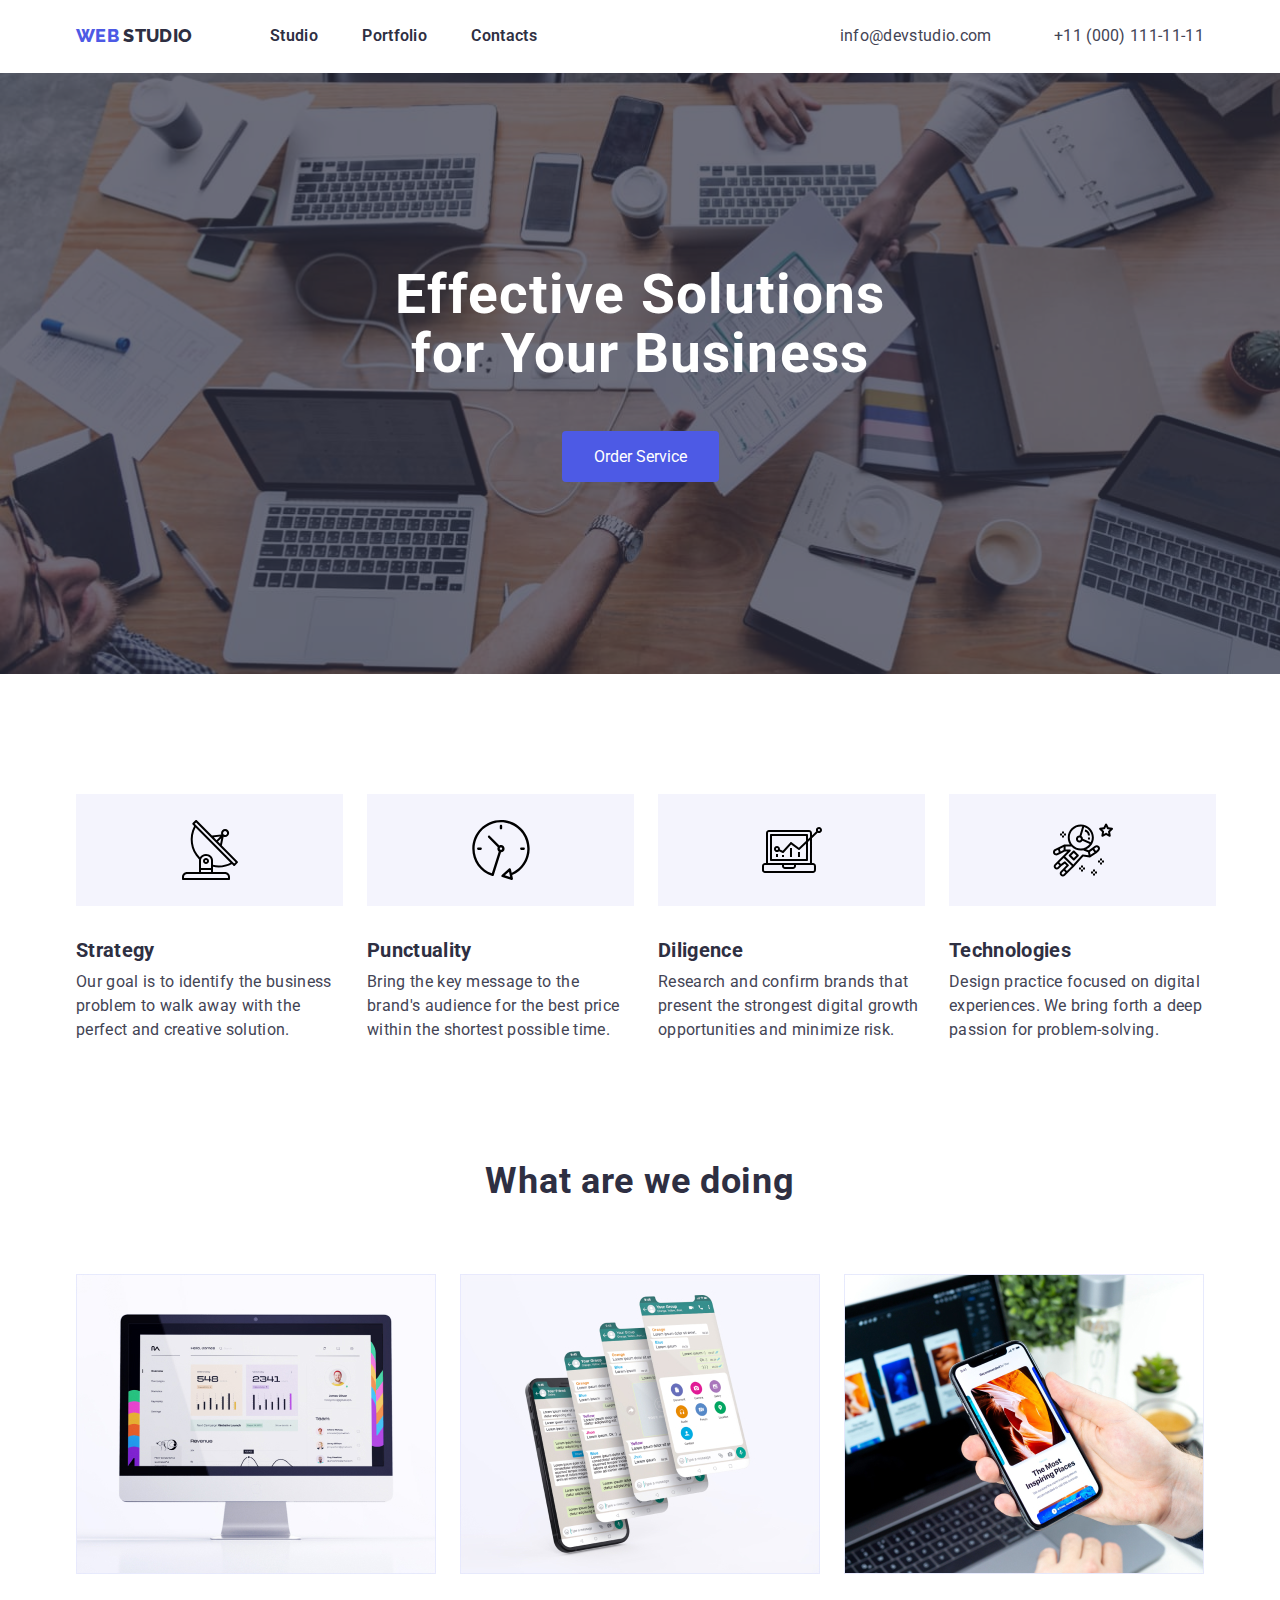
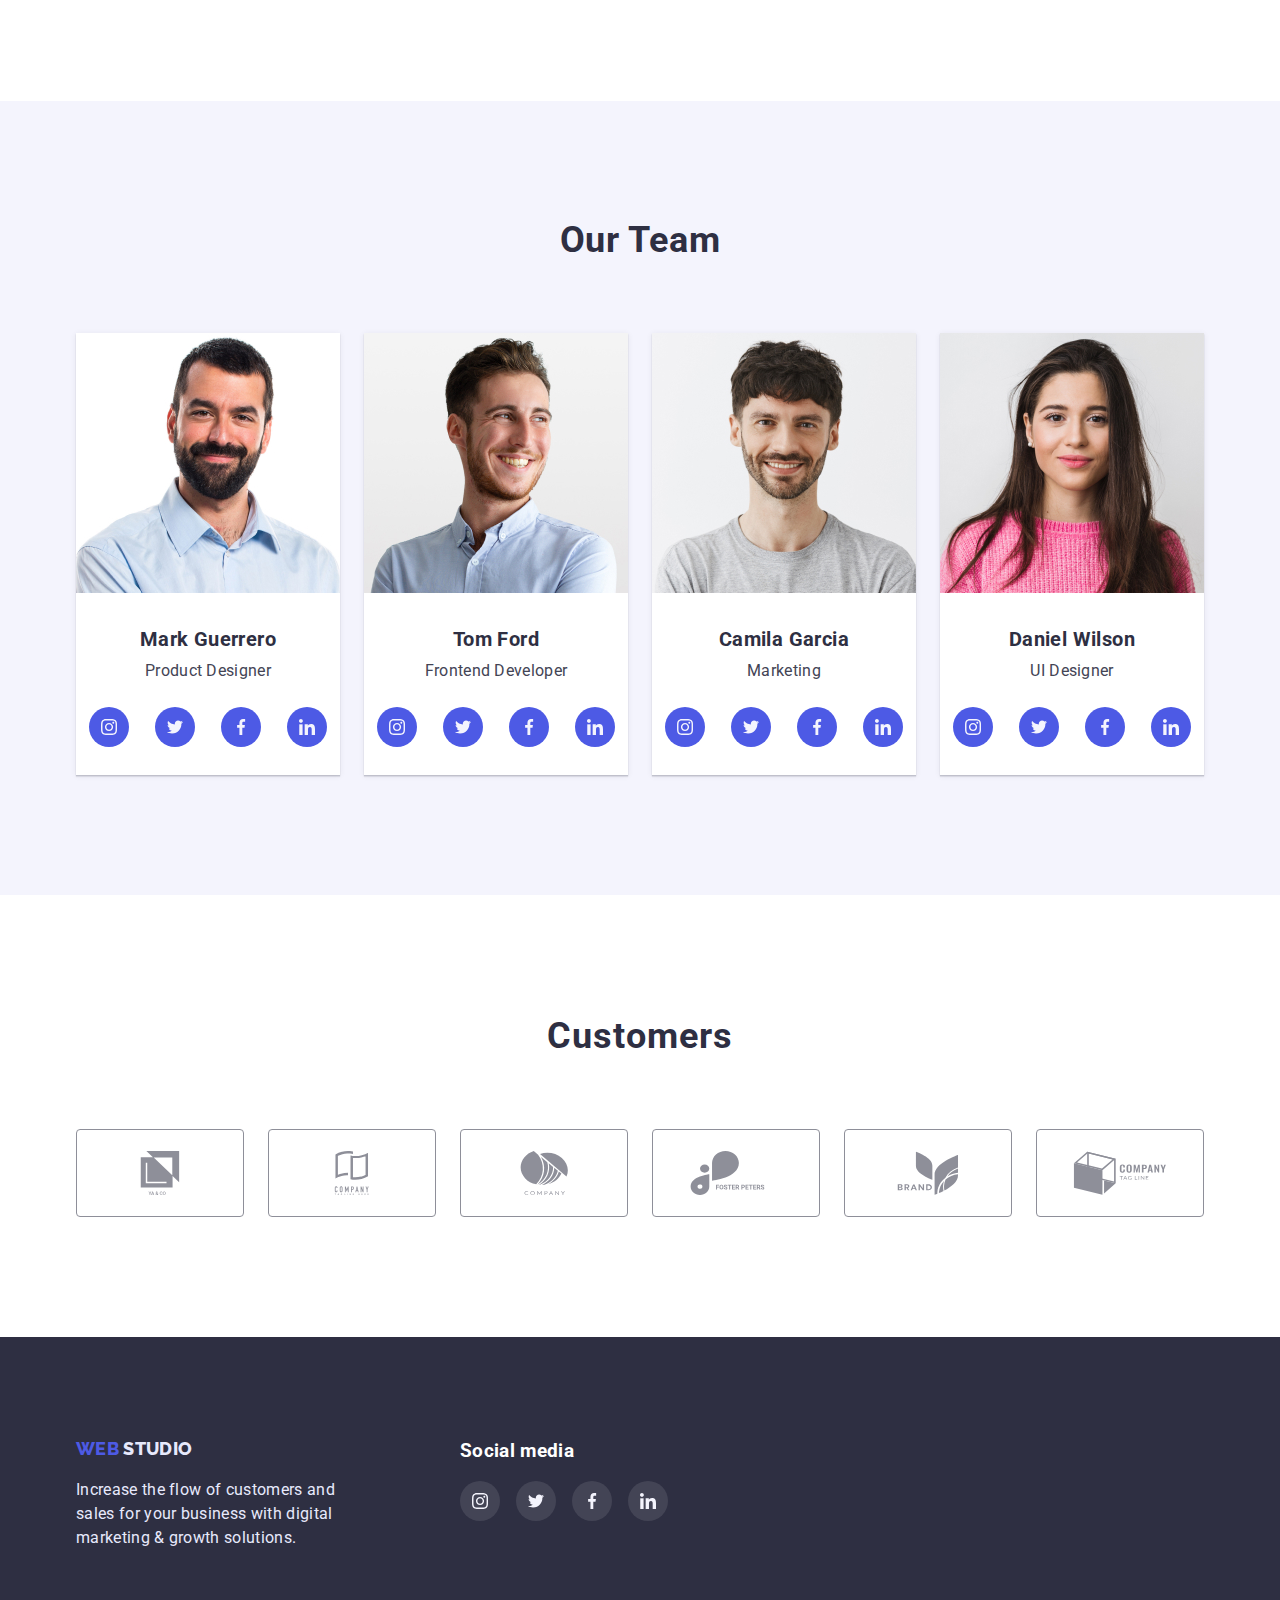
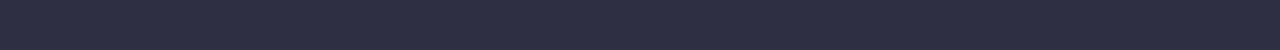
<file: index.html>
<!DOCTYPE html>
<html lang="en">

<head>
    <meta charset="UTF-8">
    <meta http-equiv="X-UA-Compatible" content="IE=edge">
    <meta name="viewport" content="width=device-width, initial-scale=1.0">
    <title>Document</title>
    <link rel="preconnect" href="https://fonts.googleapis.com">
    <link rel="preconnect" href="https://fonts.gstatic.com" crossorigin>
    <link
        href="https://fonts.googleapis.com/css2?family=Raleway:wght@700&family=Roboto:wght@400;500;700;900&display=swap"
        rel="stylesheet">
    <link rel="stylesheet" href="styles.css/normalize.css">
    <link rel="stylesheet" href="styles.css/style.css">
</head>

<body>
    <header class="header">
        <div class="container">
            <div class="header-menu">
                <nav class="menu">
                    <div class="logo">
                        <a class="logo-link" href="index.html">
                            <span class="logo-link--blue">WEB</span>
                            STUDIO
                        </a>
                    </div>
                    <ul class="menu-list">
                        <li class="menu-item">
                            <a class="menu-link" href="index.html">
                                Studio
                            </a>
                        </li>
                        <li class="menu-item">
                            <a class="menu-link" href="portfolio.html">
                                Portfolio
                            </a>
                        </li>
                        <li class="menu-item">
                            <a class="menu-link" href="contacts.html">
                                Contacts
                            </a>
                        </li>
                    </ul>
                </nav>
                <div class="header-contacts">
                    <ul class="header-contacts__list">
                        <li class="header-contacts__item">
                            <a class="header-contacts__link" href="mailto:info@devstudio.com">
                                info@devstudio.com
                            </a>
                        </li>
                        <li class="header-contacts__item">
                            <a class="header-contacts__link" href="tel:+110001111111">
                                +11 (000) 111-11-11
                            </a>
                        </li>
                    </ul>
                </div>

            </div>

        </div>
    </header>

    <main class="main">
        <section class="header-content">
            <div class="header-content__top">
                <div class="container">
                    <h1 class="header-content__title">
                        Effective Solutions for Your Business
                    </h1>
                    <button class="header-content__button" type="button">
                        Order Service
                    </button>
                </div>
            </div>
        </section>
        <section class="header-content__box">
            <div class="container">
                <ul class="header-content__list">
                    <li class="header-content__item">
                        <div class="header-content__icon-item">
                            <svg class="header-content__icon" with="60" height="64">
                                <use class="header-content__img"
                                    href="./images/icon.svg/icons-svg.svg#icon-header-icon-1">
                                </use>
                            </svg>
                        </div>
                        <h2 class="header-content__subtitle">
                            Strategy
                        </h2>
                        <p class="header-content__text">
                            Our goal is to identify the business
                            problem to walk away with the perfect and creative solution.
                        </p>
                    </li>
                    <li class="header-content__item">
                        <div class="header-content__icon-item">
                            <svg class="header-content__icon" with="60" height="64">
                                <use class="header-content__img"
                                    href="./images/icon.svg/icons-svg.svg#icon-header-icon-2">
                                </use>
                            </svg>
                        </div>
                        <h2 class="header-content__subtitle">
                            Punctuality
                        </h2>
                        <p class="header-content__text">
                            Bring the key message to the brand's audience
                            for the best price within the shortest possible time.
                        </p>
                    </li>
                    <li class="header-content__item">
                        <div class="header-content__icon-item">
                            <svg class="header-content__icon" with="60" height="64">
                                <use class="header-content__img"
                                    href="./images/icon.svg/icons-svg.svg#icon-header-icon-3">
                                </use>
                            </svg>
                        </div>
                        <h2 class="header-content__subtitle">
                            Diligence
                        </h2>
                        <p class="header-content__text">
                            Research and confirm brands that present the strongest
                            digital growth opportunities and minimize risk.
                        </p>
                    </li>
                    <li class="header-content__item">
                        <div class="header-content__icon-item">
                            <svg class="header-content__icon" with="60" height="64">
                                <use class="header-content__img"
                                    href="./images/icon.svg/icons-svg.svg#icon-header-icon-4">
                                </use>
                            </svg>
                        </div>
                        <h2 class="header-content__subtitle">
                            Technologies
                        </h2>
                        <p class="header-content__text">
                            Design practice focused on digital experiences.
                            We bring forth a deep passion for problem-solving.
                        </p>
                    </li>
                </ul>
            </div>

        </section>
        <section class="speciality">
            <div class="container">
                <h2 class="speciality-title">
                    What are we doing
                </h2>
                <ul class="speciality-list">
                    <li class="speciality-item">
                        <img class="speciality-img" width="360" src="images/speciality-img/speciality-img-1.jpg"
                            alt="speciality-img-1">
                    </li>
                    <li class="speciality-item">
                        <img class="speciality-img" width="360" src="images/speciality-img/speciality-img-2.jpg"
                            alt="speciality-img-2">
                    </li>
                    <li class="speciality-item">
                        <img class="speciality-img" width="360" src="images/speciality-img/speciality-img-3.jpg"
                            alt="speciality-img-3">
                    </li>
                </ul>
            </div>
        </section>
        <section class="team">
            <div class="container">
                <h2 class="team-title">
                    Our Team
                </h2>
                <ul class="team-list">
                    <li class="team-item">
                        <img class="team-img" width="264px" src="images/team-img/team-1.jpg" alt="Mark Guerrero">
                        <div class="team-groupe">
                            <h3 class="team-name">
                                Mark Guerrero
                            </h3>
                            <p class="team-subscribe">
                                Product Designer
                            </p>
                            <ul class="team-list__social">
                                <li class="team-list__item">
                                    <a class="team-list__link" href="">
                                        <svg class="team-list__icon">
                                            <use href="./images/icon.svg/icons-svg.svg#icon-instagram__icon1"></use>
                                        </svg>
                                    </a>
                                </li>
                                <li class="team-list__item">
                                    <a class="team-list__link" href="">
                                        <svg class="team-list__icon">
                                            <use href="./images/icon.svg/icons-svg.svg#icon-twitter__icon1"></use>
                                        </svg>
                                    </a>
                                </li>
                                <li class="team-list__item">
                                    <a class="team-list__link" href="">
                                        <svg class="team-list__icon">
                                            <use href="./images/icon.svg/icons-svg.svg#icon-facebook__icon1"></use>
                                        </svg>
                                    </a>
                                </li>
                                <li class="team-list__item">
                                    <a class="team-list__link" href="">
                                        <svg class="team-list__icon">
                                            <use href="./images/icon.svg/icons-svg.svg#icon-linkedin__icon1"></use>
                                        </svg>
                                    </a>
                                </li>
                            </ul>
                        </div>
                    </li>
                    <li class="team-item">
                        <img class="team-img" width="264px" src="images/team-img/team-2.jpg" alt="Tom Ford">
                        <div class="team-groupe">
                            <h3 class="team-name">
                                Tom Ford
                            </h3>
                            <p class="team-subscribe">
                                Frontend Developer
                            </p>
                            <ul class="team-list__social">
                                <li class="team-list__item">
                                    <a class="team-list__link" href="">
                                        <svg class="team-list__icon">
                                            <use href="./images/icon.svg/icons-svg.svg#icon-instagram__icon1"></use>
                                        </svg>
                                    </a>
                                </li>
                                <li class="team-list__item">
                                    <a class="team-list__link" href="">
                                        <svg class="team-list__icon">
                                            <use href="./images/icon.svg/icons-svg.svg#icon-twitter__icon1"></use>
                                        </svg>
                                    </a>
                                </li>
                                <li class="team-list__item">
                                    <a class="team-list__link" href="">
                                        <svg class="team-list__icon">
                                            <use href="./images/icon.svg/icons-svg.svg#icon-facebook__icon1"></use>
                                        </svg>
                                    </a>
                                </li>
                                <li class="team-list__item">
                                    <a class="team-list__link" href="">
                                        <svg class="team-list__icon">
                                            <use href="./images/icon.svg/icons-svg.svg#icon-linkedin__icon1"></use>
                                        </svg>
                                    </a>
                                </li>
                            </ul>
                        </div>
                    </li>
                    <li class="team-item">
                        <img class="team-img" width="264px" src="images/team-img/team-3.jpg" alt="Camila Garcia">
                        <div class="team-groupe">
                            <h3 class="team-name">
                                Camila Garcia
                            </h3>
                            <p class="team-subscribe">
                                Marketing
                            </p>
                            <ul class="team-list__social">
                                <li class="team-list__item">
                                    <a class="team-list__link" href="">
                                        <svg class="team-list__icon">
                                            <use href="./images/icon.svg/icons-svg.svg#icon-instagram__icon1"></use>
                                        </svg>
                                    </a>
                                </li>
                                <li class="team-list__item">
                                    <a class="team-list__link" href="">
                                        <svg class="team-list__icon">
                                            <use href="./images/icon.svg/icons-svg.svg#icon-twitter__icon1"></use>
                                        </svg>
                                    </a>
                                </li>
                                <li class="team-list__item">
                                    <a class="team-list__link" href="">
                                        <svg class="team-list__icon">
                                            <use href="./images/icon.svg/icons-svg.svg#icon-facebook__icon1"></use>
                                        </svg>
                                    </a>
                                </li>
                                <li class="team-list__item">
                                    <a class="team-list__link" href="">
                                        <svg class="team-list__icon">
                                            <use href="./images/icon.svg/icons-svg.svg#icon-linkedin__icon1"></use>
                                        </svg>
                                    </a>
                                </li>
                            </ul>
                        </div>
                    </li>
                    <li class="team-item">
                        <img class="team-img" width="264px" src="images/team-img/team-4.jpg" alt="Daniel Wilson">
                        <div class="team-groupe">
                            <h3 class="team-name">
                                Daniel Wilson
                            </h3>
                            <p class="team-subscribe">
                                UI Designer
                            </p>
                            <ul class="team-list__social">
                                <li class="team-list__item">
                                    <a class="team-list__link" href="">
                                        <svg class="team-list__icon">
                                            <use href="./images/icon.svg/icons-svg.svg#icon-instagram__icon1"></use>
                                        </svg>
                                    </a>
                                </li>
                                <li class="team-list__item">
                                    <a class="team-list__link" href="">
                                        <svg class="team-list__icon">
                                            <use href="./images/icon.svg/icons-svg.svg#icon-twitter__icon1"></use>
                                        </svg>
                                    </a>
                                </li>
                                <li class="team-list__item">
                                    <a class="team-list__link" href="">
                                        <svg class="team-list__icon">
                                            <use href="./images/icon.svg/icons-svg.svg#icon-facebook__icon1"></use>
                                        </svg>
                                    </a>
                                </li>
                                <li class="team-list__item">
                                    <a class="team-list__link" href="">
                                        <svg class="team-list__icon">
                                            <use href="./images/icon.svg/icons-svg.svg#icon-linkedin__icon1"></use>
                                        </svg>
                                    </a>
                                </li>
                            </ul>
                        </div>
                    </li>
                </ul>
            </div>
        </section>
        <section class="costumers">
            <div class="container">
                <h2 class="costumers-title">
                    Customers
                </h2>
                <ul class="costumers-list">
                    <li class="costumers-item">
                        <a class="costumers-item__link" href="#">
                            <svg class="costumers-item__icon" width="94" height="44">
                                <use href="./images/icon.svg/icons-svg.svg#icon-costumers__icon-1">
                                </use>
                            </svg>
                        </a>
                    </li>
                    <li class="costumers-item">
                        <a class="costumers-item__link" href="#">
                            <svg class="costumers-item__icon" width="94" height="44">
                                <use href="./images/icon.svg/icons-svg.svg#icon-costumers__icon-2">
                                </use>
                            </svg>
                        </a>
                    </li>
                    <li class="costumers-item">
                        <a class="costumers-item__link" href="#">
                            <svg class="costumers-item__icon" width="94" height="44">
                                <use href="./images/icon.svg/icons-svg.svg#icon-costumers__icon-3">
                                </use>
                            </svg>
                        </a>
                    </li>
                    <li class="costumers-item">
                        <a class="costumers-item__link" href="#">
                            <svg class="costumers-item__icon" width="94" height="44">
                                <use href="./images/icon.svg/icons-svg.svg#icon-costumers__icon-4">
                                </use>
                            </svg>
                        </a>
                    </li>
                    <li class="costumers-item">
                        <a class="costumers-item__link" href="#">
                            <svg class="costumers-item__icon" width="94" height="44">
                                <use href="./images/icon.svg/icons-svg.svg#icon-costumers__icon-5">
                                </use>
                            </svg>
                        </a>
                    </li>
                    <li class="costumers-item">
                        <a class="costumers-item__link" href="#">
                            <svg class="costumers-item__icon" width="94" height="44">
                                <use href="./images/icon.svg/icons-svg.svg#icon-costumers__icon-6">
                                </use>
                            </svg>
                        </a>
                    </li>
                </ul>
            </div>
        </section>
    </main>

    <footer class="footer">
        <div class="container">
            <div class="footer-content">
                <div class="footer-content__box">
                    <div class="logo">
                        <a class=" logo-footer logo-link" href="#">
                            <span class="logo-link--blue">WEB</span>
                            STUDIO
                        </a>
                    </div>
                    <p class="footer-text">
                        Increase the flow of customers and sales for
                        your business with digital marketing & growth solutions.
                    </p>
                </div>

                <div class="footer-content__social">
                    <h3 class="footer-content__social-title">
                        Social media
                    </h3>
                    <ul class="footer-list__social social-media">
                        <li class="footer-list__item social-media__item">
                            <a class="footer-list__link social-media__link" href="">
                                <svg class="footer-list__icon social-media__icon">
                                    <use href="./images/icon.svg/icons-svg.svg#icon-instagram__icon1"></use>
                                </svg>
                            </a>
                        </li>
                        <li class="footer-list__item social-media__item">
                            <a class="footer-list__link social-media__link" href="">
                                <svg class="footer-list__icon social-media__icon">
                                    <use href="./images/icon.svg/icons-svg.svg#icon-twitter__icon1"></use>
                                </svg>
                            </a>
                        </li>
                        <li class="footer-list__item social-media__item">
                            <a class="footer-list__link social-media__link" href="">
                                <svg class="footer-list__icon social-media__icon">
                                    <use href="./images/icon.svg/icons-svg.svg#icon-facebook__icon1"></use>
                                </svg>
                            </a>
                        </li>
                        <li class="footer-list__item social-media__item">
                            <a class="footer-list__link social-media__link" href="">
                                <svg class="footer-list__icon social-media__icon">
                                    <use href="./images/icon.svg/icons-svg.svg#icon-linkedin__icon1"></use>
                                </svg>
                            </a>
                        </li>
                    </ul>
                </div>
            </div>
        </div>
    </footer>
</body>

</html>
</file>
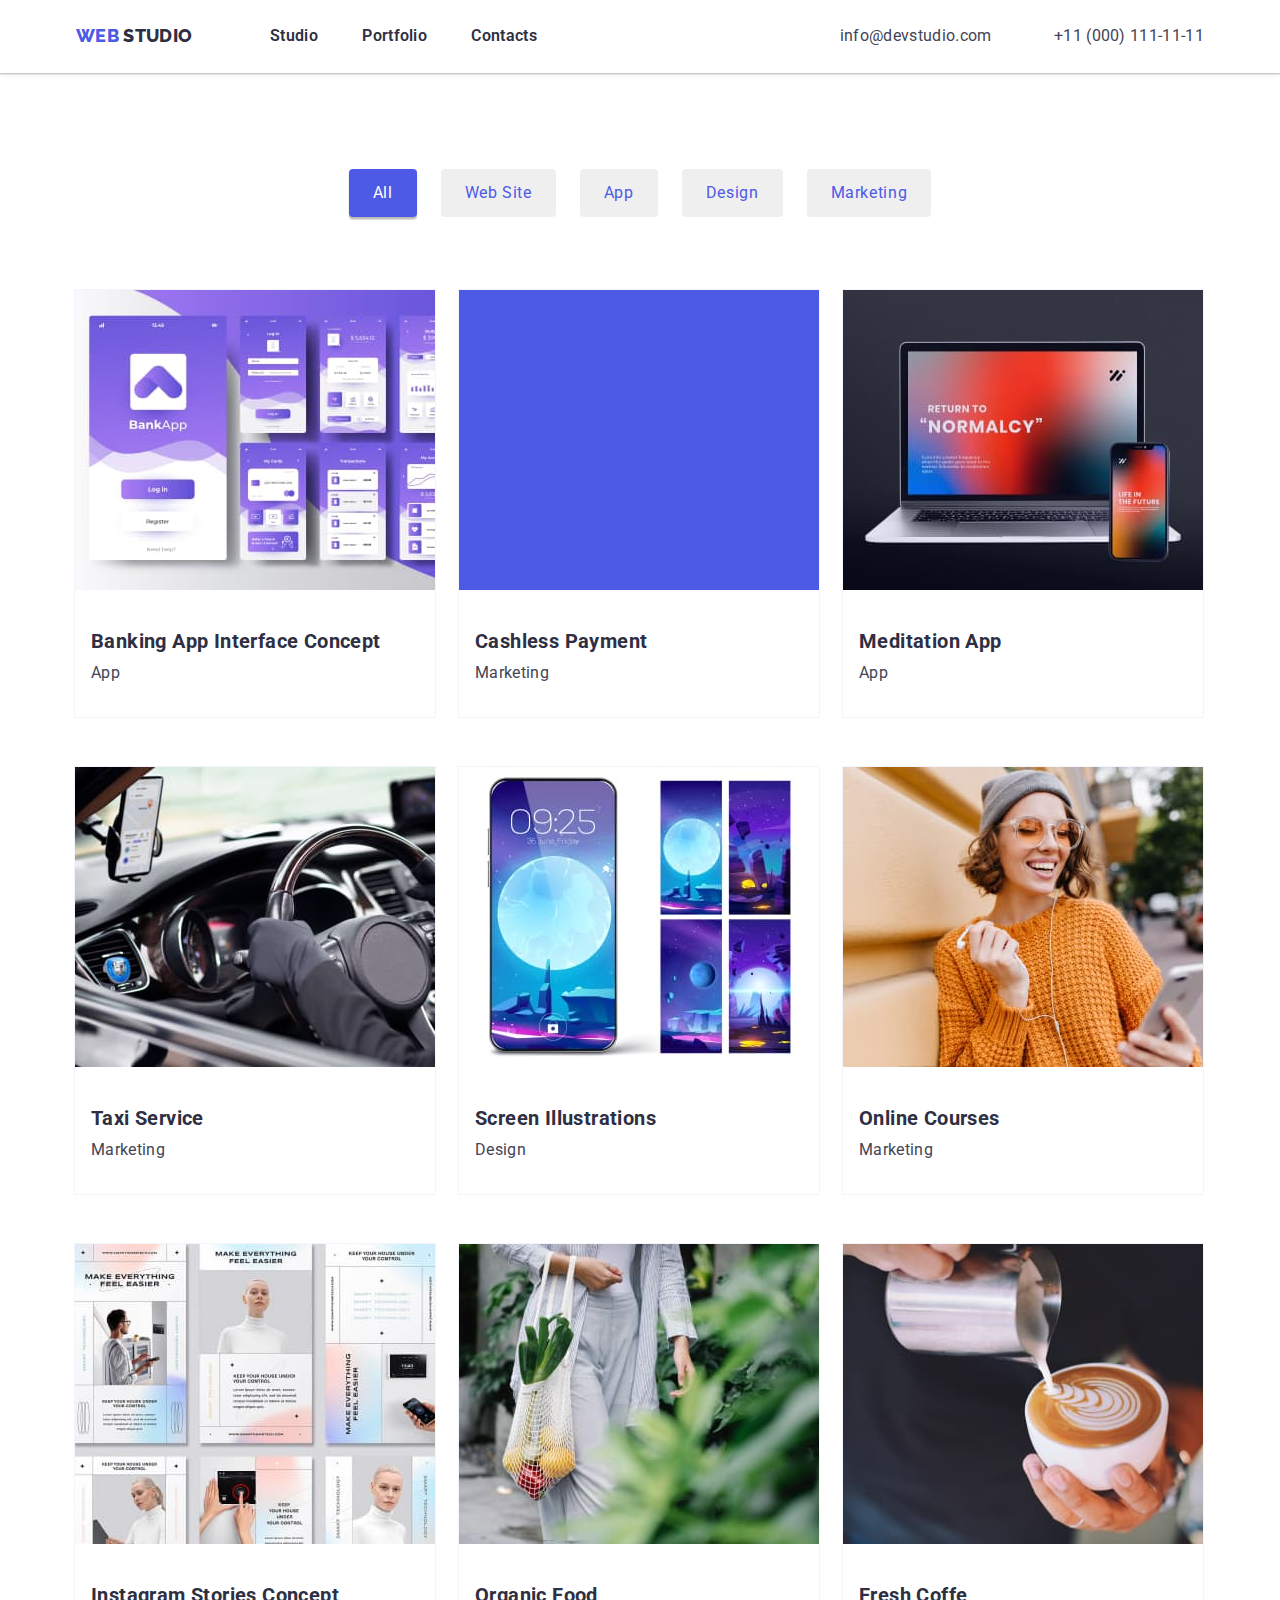
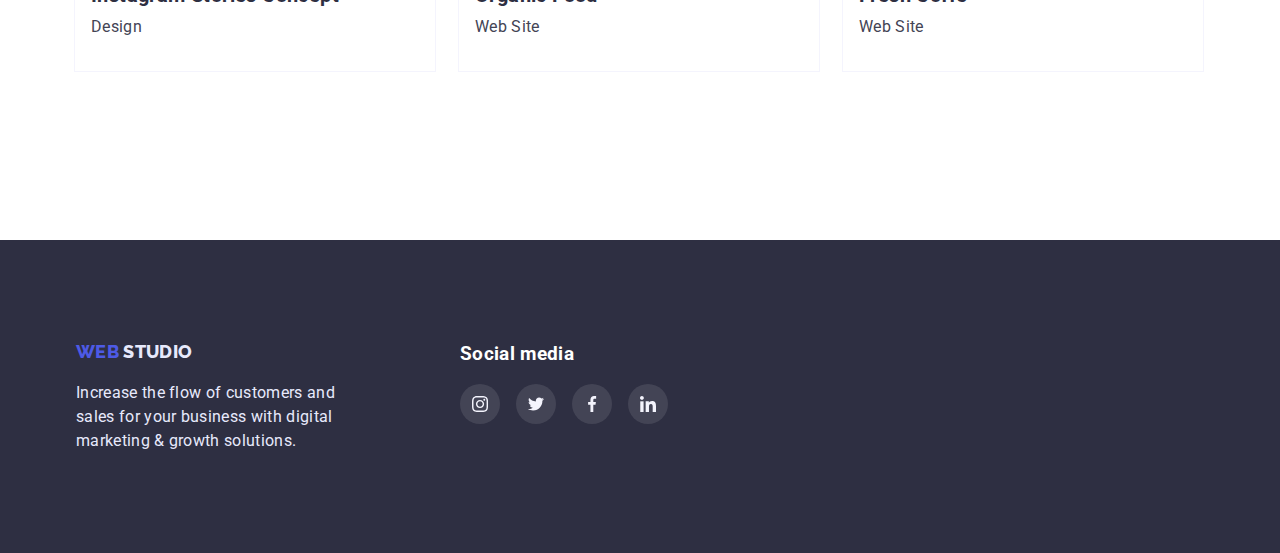
<file: portfolio.html>
<!DOCTYPE html>
<html lang="en">

<head>
    <meta charset="UTF-8">
    <meta http-equiv="X-UA-Compatible" content="IE=edge">
    <meta name="viewport" content="width=device-width, initial-scale=1.0">
    <title>Document</title>
    <link rel="preconnect" href="https://fonts.googleapis.com">
    <link rel="preconnect" href="https://fonts.gstatic.com" crossorigin>
    <link
        href="https://fonts.googleapis.com/css2?family=Raleway:wght@700&family=Roboto:ital,wght@0,500;0,700;0,900;1,400&display=swap"
        rel="stylesheet">
    <link rel="stylesheet" href="styles.css/normalize.css">
    <link rel="stylesheet" href="styles.css/style.css">
</head>

<body>
    <header class="header">
        <div class="container">
            <div class="header-menu">
                <nav class="menu">
                    <div class="logo">
                        <a class="logo-link" href="index.html">
                            <span class="logo-link--blue">WEB</span>
                            STUDIO
                        </a>
                    </div>
                    <ul class="menu-list">
                        <li class="menu-item">
                            <a class="menu-link" href="index.html">
                                Studio
                            </a>
                        </li>
                        <li class="menu-item">
                            <a class="menu-link" href="portfolio.html">
                                Portfolio
                            </a>
                        </li>
                        <li class="menu-item">
                            <a class="menu-link" href="contacts.html">
                                Contacts
                            </a>
                        </li>
                    </ul>
                </nav>
                <div class="header-contacts">
                    <ul class="header-contacts__list">
                        <li class="header-contacts__item">
                            <a class="header-contacts__link" href="mailto:info@devstudio.com">
                                info@devstudio.com
                            </a>
                        </li>
                        <li class="header-contacts__item">
                            <a class="header-contacts__link" href="tel:+110001111111">
                                +11 (000) 111-11-11
                            </a>
                        </li>
                    </ul>
                </div>

            </div>

        </div>
    </header>
    <main class="main">
        <section class="portfolio">
            <div class="container">
                <ul class="portfolio-filter">
                    <li class="portfolio-filter__item">
                        <button class="portfolio-filter__button active" type="button">
                            All
                        </button>
                    </li>
                    <li class="portfolio-filter__item">
                        <button class="portfolio-filter__button" type="button">
                            Web Site
                        </button>
                    </li>
                    <li class="portfolio-filter__item">
                        <button class="portfolio-filter__button" type="button">
                            App
                        </button>
                    </li>
                    <li class="portfolio-filter__item">
                        <button class="portfolio-filter__button" type="button">
                            Design
                        </button>
                    </li>
                    <li class="portfolio-filter__item">
                        <button class="portfolio-filter__button" type="button">
                            Marketing
                        </button>
                    </li>
                </ul>
                <ul class="portfolio-items">
                    <li class="portfolio-item">
                        <a href="" class="portfolio-item__link">
                            <img class="portfolio-item__img" src="images/portfolio-img/protfolio-img-1.jpg"
                                alt="portfolio-img-1">
                        </a>
                        <div class="portfolio-item__descr">
                            <h2 class="portfolio-item__title">
                                Banking App Interface Concept
                            </h2>
                            <p class="portfolio-item__text">
                                App
                            </p>
                        </div>
                    </li>
                    <li class="portfolio-item">
                        <a href="" class="portfolio-item__link">
                            <img class="portfolio-item__img" src="images/portfolio-img/protfolio-img-2.jpg"
                                alt="portfolio-img-2">
                        </a>
                        <div class="portfolio-item__descr">
                            <h2 class="portfolio-item__title">
                                Cashless Payment
                            </h2>
                            <p class="portfolio-item__text">
                                Marketing
                            </p>
                        </div>
                    </li>
                    <li class="portfolio-item">
                        <a href="" class="portfolio-item__link">
                            <img class="portfolio-item__img" src="images/portfolio-img/protfolio-img-3.jpg"
                                alt="portfolio-img-3">
                        </a>
                        <div class="portfolio-item__descr">
                            <h2 class="portfolio-item__title">
                                Meditation App
                            </h2>
                            <p class="portfolio-item__text">
                                App
                            </p>
                        </div>
                    </li>
                    <li class="portfolio-item">
                        <a href="" class="portfolio-item__link">
                            <img class="portfolio-item__img" src="images/portfolio-img/protfolio-img-4.jpg"
                                alt="portfolio-img-4">
                        </a>
                        <div class="portfolio-item__descr">
                            <h2 class="portfolio-item__title">
                                Taxi Service
                            </h2>
                            <p class="portfolio-item__text">
                                Marketing
                            </p>
                        </div>
                    </li>
                    <li class="portfolio-item">
                        <a href="" class="portfolio-item__link">
                            <img class="portfolio-item__img" src="images/portfolio-img/protfolio-img-5.jpg"
                                alt="portfolio-img-5">
                        </a>
                        <div class="portfolio-item__descr">
                            <h2 class="portfolio-item__title">
                                Screen Illustrations
                            </h2>
                            <p class="portfolio-item__text">
                                Design
                            </p>
                        </div>
                    </li>
                    <li class="portfolio-item">
                        <a href="" class="portfolio-item__link">
                            <img class="portfolio-item__img" src="images/portfolio-img/protfolio-img-6.jpg"
                                alt="portfolio-img-6">
                        </a>
                        <div class="portfolio-item__descr">
                            <h2 class="portfolio-item__title">
                                Online Courses
                            </h2>
                            <p class="portfolio-item__text">
                                Marketing
                            </p>
                        </div>
                    </li>
                    <li class="portfolio-item">
                        <a href="" class="portfolio-item__link">
                            <img class="portfolio-item__img" src="images/portfolio-img/protfolio-img-7.jpg"
                                alt="portfolio-img-7">
                        </a>
                        <div class="portfolio-item__descr">
                            <h2 class="portfolio-item__title">
                                Instagram Stories Concept
                            </h2>
                            <p class="portfolio-item__text">
                                Design
                            </p>
                        </div>
                    </li>
                    <li class="portfolio-item">
                        <a href="" class="portfolio-item__link">
                            <img class="portfolio-item__img" src="images/portfolio-img/protfolio-img-8.jpg"
                                alt="portfolio-img-8">
                        </a>
                        <div class="portfolio-item__descr">
                            <h2 class="portfolio-item__title">
                                Organic Food
                            </h2>
                            <p class="portfolio-item__text">
                                Web Site
                            </p>
                        </div>
                    </li>
                    <li class="portfolio-item">
                        <a href="" class="portfolio-item__link">
                            <img class="portfolio-item__img" src="images/portfolio-img/protfolio-img-9.jpg"
                                alt="portfolio-img-9">
                        </a>
                        <div class="portfolio-item__descr">
                            <h2 class="portfolio-item__title">
                                Fresh Coffe
                            </h2>
                            <p class="portfolio-item__text">
                                Web Site
                            </p>
                        </div>
                    </li>
                </ul>
            </div>
        </section>
    </main>
    <footer class="footer">
        <div class="container">
            <div class="footer-content">
                <div class="footer-content__box">
                    <div class="logo">
                        <a class=" logo-footer logo-link" href="#">
                            <span class="logo-link--blue">WEB</span>
                            STUDIO
                        </a>
                    </div>
                    <p class="footer-text">
                        Increase the flow of customers and sales for
                        your business with digital marketing & growth solutions.
                    </p>
                </div>

                <div class="footer-content__social">
                    <h3 class="footer-content__social-title">
                        Social media
                    </h3>
                    <ul class="footer-list__social social-media">
                        <li class="footer-list__item social-media__item">
                            <a class="footer-list__link social-media__link" href="">
                                <svg class="footer-list__icon social-media__icon">
                                    <use href="./images/icon.svg/icons-svg.svg#icon-instagram__icon1"></use>
                                </svg>
                            </a>
                        </li>
                        <li class="footer-list__item social-media__item">
                            <a class="footer-list__link social-media__link" href="">
                                <svg class="footer-list__icon social-media__icon">
                                    <use href="./images/icon.svg/icons-svg.svg#icon-twitter__icon1"></use>
                                </svg>
                            </a>
                        </li>
                        <li class="footer-list__item social-media__item">
                            <a class="footer-list__link social-media__link" href="">
                                <svg class="footer-list__icon social-media__icon">
                                    <use href="./images/icon.svg/icons-svg.svg#icon-facebook__icon1"></use>
                                </svg>
                            </a>
                        </li>
                        <li class="footer-list__item social-media__item">
                            <a class="footer-list__link social-media__link" href="">
                                <svg class="footer-list__icon social-media__icon">
                                    <use href="./images/icon.svg/icons-svg.svg#icon-linkedin__icon1"></use>
                                </svg>
                            </a>
                        </li>
                    </ul>
                </div>
            </div>
        </div>
    </footer>
</body>

</html>
</file>
<file: styles.css/style.css>
html {
    box-sizing: border-box;
    height: 100%;
}

*,
*::before,
*::after {
    box-sizing: inherit;
}

p {
    font-weight: 400;
    margin: 0;
    padding: 0;
}

h1,
h2,
h3,
h4,
h5,
h6 {
    margin: 0;
    padding: 0;
}

a {
    display: inline-block;
    text-decoration: none;
}

ul,
li,
span {
    margin: 0;
    padding: 0;
    list-style: none;
    display: inline-block;
}

button {
    display: inline-block;
    border: none;
    cursor: pointer;
}

input {
    border: none;
}

html,
body {
    font-family: "Roboto", sans-serif;
    font-style: normal;
    font-weight: 600;
    font-size: 16px;
    line-height: 1.5;
    letter-spacing: 0.02em;
    color: #2e2f42;
}

.wrapper {
    max-width: 1440px;
    margin: 0 auto;
}

.container {
    max-width: 1158px;
    margin: 0 auto;
    padding: 0 15px;
}

.section {
    padding-top: 120px 0 120px 0;
}

/*Header styles*/
.header {
    margin: 0 auto;
    box-shadow: 0px 2px 1px rgba(46, 47, 66, 0.08), 0px 1px 1px rgba(46, 47, 66, 0.16),
        0px 1px 6px rgba(46, 47, 66, 0.08);
}

.header-inner {
}

.header-menu {
    display: flex;
    justify-content: space-between;
    padding: 24px 0 24px 0;
}

.menu {
    display: flex;
    justify-content: space-between;
}

.logo {
    margin-right: 77px;
}

.logo-link {
    width: 117px;
    height: 24px;
    font-family: "Raleway";
    font-style: normal;
    font-weight: 800;
    font-size: 18px;
    line-height: 1.33;
    color: #2e2f42;
}

.logo-link--blue {
    color: #4d5ae5;
}

.menu-list {
}

.menu-item {
}

.menu-item + .menu-item {
    margin-left: 40px;
}

.menu-link {
    font-weight: 600;
    font-size: 16px;
    line-height: 1.5;
    letter-spacing: 0.02em;
    color: #2e2f42;
}

.menu-link:hover {
    color: #4d5ae5;
    transition: all 0.5s;
}

.header-contacts {
}

.header-contacts__list {
}

.header-contacts__item {
    position: relative;
    padding-left: 18px;
}

.header-contacts__icon {
    position: absolute;
    left: 0;
    top: 3px;
    fill: #2e2f42;
}

.header-content__icon-item {
    display: flex;
    justify-content: center;
    align-items: center;
    height: 112px;
    background-color: #f4f4fd;
}

.header-content__icon {
    width: 60px;
    height: 64px;
}

.header-contacts__item + .header-contacts__item {
    margin-left: 40px;
}

.header-contacts__link {
    font-weight: 400;
    font-size: 16px;
    line-height: 1.5;
    letter-spacing: 0.02em;
    color: #434455;
    display: block;
}

/* .header-contacts__link:hover,
.header-contacts__link:focus {
    color: #4d5ae5;
    transition: all 0.3s ease;
    fill: #4d5ae5;
} */

.header-contacts__link:hover,
.header-contacts__icon:hover {
    color: #4d5ae5;
    transition: all 0.3s ease;
    fill: #4d5ae5;
}

/* .header-contacts__icon:hover {
    fill: #4d5ae5;
    transition: all 0.3s ease;
    color: #4d5ae5;
} */

.header-content {
    margin: 0 auto;
}

.header-content__top {
    color: #ffffff;
    font-weight: 600;
    padding: 192px 0px 192px 0px;
    text-align: center;
    background-image: url(../images/header-content__top.bg.jpg);
    background-repeat: no-repeat;
    background-position: 0 0;
    background-size: cover;
    position: relative;
    z-index: 1;
}

.header-content__top::before {
    content: "";
    display: block;
    width: 100%;
    height: 100%;
    position: absolute;
    top: 0;
    left: 0;
    right: 0;
    bottom: 0;
    background: #2e2f42;
    opacity: 0.7;
    z-index: -1;
}

.header-content__title {
    font-size: 55px;
    line-height: 1.07;
    letter-spacing: 0.02em;
    margin: 0 auto;
    max-width: 492px;
}

.header-content__button {
    font-size: 16px;
    line-height: 1.19;
    color: #ffffff;
    background-color: #4d5ae5;
    padding: 16px 32px;
    margin-top: 48px;
    border-radius: 4px;
}

.header-content__button:hover,
.header-content__button:focus {
    background-color: #404bbf;
    box-shadow: 0px 4px 4px rgba(0, 0, 0, 0.15);
    border-radius: 4px;
    transition: all 0.3s ease;
}

.header-content__subtitle {
    font-size: 20px;
    line-height: 1.2;
    margin-bottom: 8px;
    margin-top: 32px;
}

.header-content__box {
    display: flex;
    justify-content: space-between;
    padding-top: 120px;
    padding-bottom: 120px;
}

.header-content__list {
    display: flex;
    justify-content: space-between;
}

.header-content__item {
    min-width: 267px;
    text-align: left;
}

.header-content__item + .header-content__item {
    margin-left: 24px;
}

.header-content__text {
    font-size: 16px;
    line-height: 1.5;
    color: #434455;
    font-weight: 400;
}
/*Header styles*/

/*Main-Content*/
.main {
}
.main-inner {
}
.speciality {
    padding-bottom: 120px;
}
.speciality-title,
.team-title {
    font-size: 36px;
    line-height: 1.11;
    letter-spacing: 0.02em;
    text-align: center;
    margin-bottom: 72px;
}
.speciality-list {
    display: flex;
    justify-content: space-between;
}
.speciality-item {
}
.speciality-img {
    max-width: 360px;
    min-height: 300px;
}
.team {
    background-color: #f4f4fd;
    padding-top: 120px;
    padding-bottom: 120px;
}

.team-list {
    display: flex;
    justify-content: space-between;
}
.team-item {
    background-color: #fff;
    box-shadow: 0px 2px 1px rgba(46, 47, 66, 0.08), 0px 1px 1px rgba(46, 47, 66, 0.16),
        0px 1px 6px rgba(46, 47, 66, 0.08);
}

.team-img {
    max-width: 264px;
    min-height: 260px;
}

.team-groupe {
    padding-top: 27.5px;
    padding-bottom: 27.5px;
    text-align: center;
}

.team-name {
    font-size: 20px;
    line-height: 1.2;
    letter-spacing: 0.02em;
    margin-bottom: 8px;
}
.team-subscribe {
    font-weight: 400;
    font-size: 16px;
    line-height: 1.5;
    letter-spacing: 0.02em;
    color: #434455;
}

.team-list__social,
.social-media {
    display: flex;
    justify-content: space-around;
}

.team-list__social {
    margin-top: 24px;
}
.team-list__item,
.social-media__item {
}
.team-list__link,
.social-media__link {
    border-radius: 50%;
    background-color: #4d5ae5;
    width: 40px;
    height: 40px;
    display: flex;
    justify-content: center;
    align-items: center;
}

.team-list__link:hover,
.team-list__link:focus {
    background-color: #31d0aa;
    transition: all 0.3s ease;
}
.team-list__icon,
.social-media__icon {
    width: 16px;
    height: 16px;
    fill: #f4f4fd;
}

.costumers {
    padding-bottom: 120px;
    padding-top: 120px;
}

.costumers-title {
    text-align: center;
    margin-bottom: 72px;
    font-weight: 700;
    font-size: 36px;
    line-height: 1.17;
    letter-spacing: 0.03em;
    color: #2e2f42;
}
.costumers-list {
    display: flex;
    justify-content: space-between;
}
.costumers-item {
}
.costumers-item__link {
    fill: #8e8f99;
    width: 168px;
    height: 88px;
    border: 1px solid #8e8f99;
    border-radius: 4px;
    display: flex;
    justify-content: center;
    align-items: center;
    position: relative;
}
.costumers-item__link:hover,
.costumers-item__link:focus {
    fill: #4d5ae5;
    border: 1px solid #4d5ae5;
    transition: all 0.3s ease;
}
/*Main-Content*/

/*Footer*/
.footer {
    background-color: #2e2f42;
    padding: 100px 0 100px 0;
    margin: 0 auto;
}

.footer-content {
    max-width: 592px;
    display: flex;
    justify-content: space-between;
}

.footer-content__box {
    max-width: 264px;
}
.logo {
}

.logo-footer {
    color: #e7e9fc;
}
.logo-link {
}
.logo-link--blue {
}
.logo-link--black {
}
.footer-text {
    margin-top: 16px;
    font-weight: 400;
    font-size: 16px;
    line-height: 1.5;
    letter-spacing: 0.02em;
    color: #e7e9fc;
}

.blank {
    color: #ffffff;
}

.footer-content__social {
}

.footer-content__social-title {
    color: #ffffff;
    text-align: left;
    margin-bottom: 16px;
}

.footer-list__social {
}

.footer-list__item {
}

.footer-list__item + .footer-list__item {
    margin-left: 16px;
}

.footer-list__link {
    background: rgba(255, 255, 255, 0.1);
}

.footer-list__link:hover,
.footer-list__link:focus {
    background-color: #31d0aa;
    transition: all 0.3s ease;
}

.footer-list__icon {
}
/*Footer*/

/*Portfolio*/
.portfolio {
    padding-top: 96px;
    padding-bottom: 120px;
}

.portfolio-filter {
    display: flex;
    justify-content: center;
}
.portfolio-filter__list {
}
.portfolio-filter__item {
}
.portfolio-filter__item + .portfolio-filter__item {
    margin-left: 24px;
}

.portfolio-filter__button:hover,
.portfolio-filter__button:focus {
    background-color: #4d5ae5;
    color: #ffffff;
    padding: 12px 24px;
    border-radius: 4px;
    box-shadow: 0px 3px 1px rgba(0, 0, 0, 0.1), 0px 2px 1px rgba(0, 0, 0, 0.08), 0px 2px 2px rgba(0, 0, 0, 0.12);
    border-radius: 4px;
    transition: all 0.3s;
}

.portfolio-filter__button {
    font-size: 16px;
    line-height: 1.5;
    letter-spacing: 0.04em;
    color: #4d5ae5;
    padding: 12px 24px;
    border-radius: 4px;
}

.active {
    background-color: #4d5ae5;
    color: #ffffff;
    padding: 12px 24px;
    border-radius: 4px;
    box-shadow: 0px 3px 1px rgba(0, 0, 0, 0.1), 0px 2px 1px rgba(0, 0, 0, 0.08), 0px 2px 2px rgba(0, 0, 0, 0.12);
    border-radius: 4px;
    transition: all 0.3s;
}

.portfolio-filter__list {
}
.portfolio-items {
    display: flex;
    justify-content: flex-start;
    margin-left: -24px;
    flex-wrap: wrap;
    margin-top: 72px;
}

.portfolio-item__descr {
    text-align: left;
    padding: 0 52px 32px 16px;
}

.portfolio-item {
    flex-basis: calc(25% - 24px);
    margin-left: 22px;
    margin-bottom: 48px;
    border: 0.5px solid #f4f4fd;
}

.portfolio-item:hover,
.portfolio-item:focus {
    box-shadow: 0px 2px 1px rgba(46, 47, 66, 0.08), 0px 1px 1px rgba(46, 47, 66, 0.16),
        0px 1px 6px rgba(46, 47, 66, 0.08);
    transition: all 0.3s ease;
}

.portfolio-item__link {
}
.portfolio-item__img {
    margin-bottom: 32px;
}
.portfolio-item__title {
    font-size: 20px;
    line-height: 1.2;
    letter-spacing: 0.02em;
    margin-bottom: 8px;
}
.portfolio-item__text {
    font-weight: 400;
    font-size: 16px;
    line-height: 1.5;
    letter-spacing: 0.02em;
    color: #434455;
}
/*Portfolio*/
</file>
